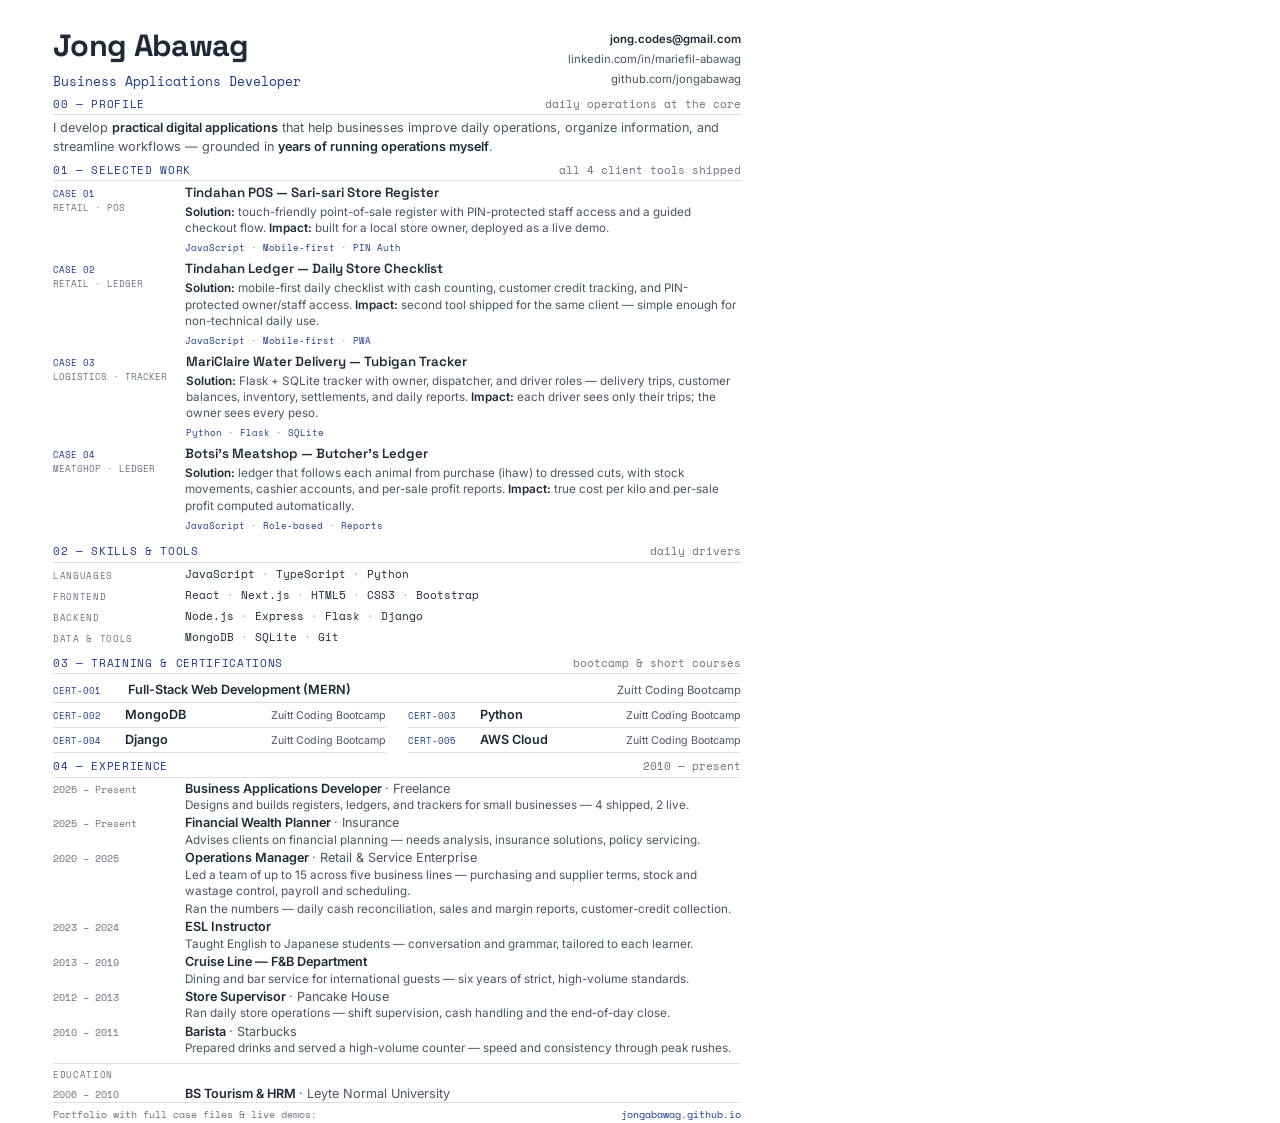
<file: _design/resume-preview/resume.html>
<!DOCTYPE html>
<html lang="en">
<head>
<meta charset="UTF-8">
<title>Jong Abawag — Résumé</title>
<link rel="preconnect" href="https://fonts.googleapis.com">
<link rel="preconnect" href="https://fonts.gstatic.com" crossorigin>
<link href="https://fonts.googleapis.com/css2?family=Inter:wght@400;500;600;700&family=Space+Grotesk:wght@500;600;700&family=Space+Mono:wght@400;700&display=swap" rel="stylesheet">
<style>
  /* ── Palette: site light-mode tokens from portfolio.css ─────────────
     paper #ffffff · ink #1f2937 · muted #4b5563 · hairline rgba(17,24,39,.14)
     navy #1e3a8a (single accent)                                       */
  @page { size: 210mm 297mm; margin: 0; }

  html, body {
    margin: 0; padding: 0;
    width: 210mm;
    min-height: 297mm;
    background: #ffffff;
  }
  body {
    font-family: 'Inter', 'Segoe UI', Arial, sans-serif;
    color: #1f2937;
    -webkit-print-color-adjust: exact; print-color-adjust: exact;
  }

  .page {
    width: 210mm; height: 296.5mm;
    box-sizing: border-box;
    padding: 8mm 14mm 7mm;
    position: relative;
    display: flex; flex-direction: column;
    background: #ffffff;
  }

  /* ── Header ── */
  .r-head { display: flex; justify-content: space-between; align-items: flex-start; }
  .r-name {
    font-family: 'Space Grotesk', 'Inter', 'Segoe UI', sans-serif;
    font-weight: 700; font-size: 23pt; letter-spacing: -0.5pt; line-height: 1.05;
    margin: 0; color: #1f2937;
  }
  .r-byline {
    font-family: 'Space Mono', 'Courier New', monospace;
    font-size: 9.5pt; color: #1e3a8a; margin-top: 2.4mm;
  }
  .r-contact {
    text-align: right; font-size: 8.5pt; color: #4b5563; line-height: 1.75; white-space: nowrap;
  }
  .r-contact strong { color: #1f2937; font-weight: 600; }

  /* ── Section kickers (site section-kicker pattern) ── */
  .r-kicker {
    display: flex; justify-content: space-between; align-items: baseline;
    font-family: 'Space Mono', 'Courier New', monospace;
    font-size: 8pt; letter-spacing: 0.5pt; text-transform: uppercase;
    color: #1e3a8a;
    margin: 1.4mm 0 0.8mm; padding-bottom: 0.7mm;
    border-bottom: 0.4pt solid rgba(17,24,39,0.14);
  }
  .r-kicker .ref { color: #6b7280; text-transform: none; letter-spacing: 0; }

  .r-summary { font-size: 9.5pt; line-height: 1.5; color: #4b5563; margin: 0; }
  .r-summary strong { color: #1f2937; font-weight: 600; }

  /* ── Case files (projects) ── */
  .r-case { display: flex; gap: 5mm; margin-bottom: 1.6mm; }
  .r-case-code {
    font-family: 'Space Mono', 'Courier New', monospace;
    font-size: 7pt; line-height: 1.5; color: #1e3a8a;
    white-space: nowrap; flex: 0 0 30mm; padding-top: 0.8mm;
  }
  .r-case-code .mono-mute { color: #6b7280; }
  .r-case-body { flex: 1; }
  .r-case-title {
    font-family: 'Space Grotesk', 'Inter', sans-serif;
    font-size: 10pt; font-weight: 600; color: #1f2937; margin: 0;
  }
  .r-case-desc { font-size: 8.8pt; line-height: 1.4; color: #4b5563; margin: 0.7mm 0 0; }
  .r-case-desc strong { color: #1f2937; font-weight: 600; }
  .r-case-tags {
    font-family: 'Space Mono', 'Courier New', monospace;
    font-size: 7pt; color: #1e3a8a; margin-top: 1.2mm;
  }
  .r-case-tags .sep { color: #6b7280; }

  /* ── Skills (grouped rows, aligned to the case-file grid) ── */
  .r-skillrow { display: flex; gap: 5mm; margin-bottom: 1.2mm; }
  .r-skillrow:last-child { margin-bottom: 0; }
  .r-skillrow-label {
    font-family: 'Space Mono', 'Courier New', monospace;
    font-size: 7pt; letter-spacing: 0.5pt; text-transform: uppercase;
    color: #6b7280; white-space: nowrap; flex: 0 0 30mm; padding-top: 0.9mm;
  }
  .r-skillrow-items {
    font-family: 'Space Mono', 'Courier New', monospace;
    font-size: 8pt; line-height: 1.5; color: #1f2937;
  }
  .r-skillrow-items .sep { color: #9ca3af; }

  /* ── Cert ledger (site cert-ledger pattern) ── */
  .r-cert { display: flex; align-items: baseline; gap: 4mm; padding: 1.2mm 0; border-bottom: 0.4pt solid rgba(17,24,39,0.14); }
  .r-cert:last-child { border-bottom: none; }
  .r-cert-idx {
    font-family: 'Space Mono', 'Courier New', monospace;
    font-size: 7pt; color: #1e3a8a; white-space: nowrap; width: 16mm;
  }
  .r-cert-claim { font-size: 9.5pt; font-weight: 600; color: #1f2937; }
  .r-cert-note { font-size: 8.5pt; color: #4b5563; margin-left: auto; text-align: right; }
  .r-cert-grid { display: grid; grid-template-columns: 1fr 1fr; gap: 0 6mm; margin-top: 0; }
  .r-cert-cell { display: flex; align-items: baseline; gap: 3mm; padding: 1.2mm 0; border-bottom: 0.4pt solid rgba(17,24,39,0.14); }
  .r-cert-name { font-size: 9.5pt; font-weight: 600; color: #1f2937; white-space: nowrap; }
  .r-cert-cell .r-cert-note { font-size: 8pt; }

  /* ── Experience ledger ── */
  .r-exp { display: flex; gap: 5mm; margin-bottom: 0.5mm; align-items: baseline; }
  .r-exp-body { flex: 1; min-width: 0; }
  .r-edu { margin-top: 1.2mm; padding-top: 1mm; border-top: 0.4pt solid rgba(17,24,39,0.14); }
  .r-edu-label {
    font-family: 'Space Mono', 'Courier New', monospace;
    font-size: 7pt; letter-spacing: 0.5pt; text-transform: uppercase; color: #6b7280;
    margin-bottom: 1.4mm;
  }
  .r-exp:last-child { margin-bottom: 0; }
  .r-exp-dates {
    font-family: 'Space Mono', 'Courier New', monospace;
    font-size: 7.5pt; color: #6b7280; white-space: nowrap; flex: 0 0 30mm;
  }
  .r-exp-role { font-size: 9.5pt; font-weight: 600; color: #1f2937; margin: 0; }
  .r-exp-co { font-weight: 400; color: #4b5563; }
  .r-exp-desc { font-size: 8.8pt; line-height: 1.4; color: #4b5563; margin: 0.4mm 0 0; }

  /* ── Footer ── */
  .r-foot {
    margin-top: auto;
    display: flex; justify-content: space-between;
    font-family: 'Space Mono', 'Courier New', monospace;
    font-size: 7.5pt; color: #6b7280;
    border-top: 0.4pt solid rgba(17,24,39,0.14); padding-top: 1mm;
  }
  .r-foot .url { color: #1e3a8a; }

  /* Browser preview auto-scale (screen only; ignored by print/PDF) */
  @media screen {
    html { background: #ffffff; }
    body { transform-origin: top center; }
  }
</style>
</head>
<body>
<div class="page">

  <!-- Header -->
  <div class="r-head">
    <div>
      <h1 class="r-name">Jong Abawag</h1>
      <div class="r-byline">Business Applications Developer</div>
    </div>
    <div class="r-contact">
      <strong>jong.codes@gmail.com</strong><br>
      linkedin.com/in/mariefil-abawag<br>
      github.com/jongabawag
    </div>
  </div>

  <!-- Profile -->
  <div class="r-kicker"><span>00 — Profile</span><span class="ref">daily operations at the core</span></div>
  <p class="r-summary">
    I develop <strong>practical digital applications</strong> that help businesses improve daily operations,
    organize information, and streamline workflows — grounded in <strong>years of running operations
    myself</strong>.
  </p>

  <!-- Selected work -->
  <div class="r-kicker"><span>01 — Selected Work</span><span class="ref">all 4 client tools shipped</span></div>

  <div class="r-case">
    <div class="r-case-code">CASE 01<br><span class="mono-mute">RETAIL · POS</span></div>
    <div class="r-case-body">
      <p class="r-case-title">Tindahan POS — Sari-sari Store Register</p>
      <p class="r-case-desc"><strong>Solution:</strong> touch-friendly point-of-sale register with PIN-protected staff access and a guided checkout flow. <strong>Impact:</strong> built for a local store owner, deployed as a live demo.</p>
      <div class="r-case-tags">JavaScript <span class="sep">·</span> Mobile-first <span class="sep">·</span> PIN Auth</div>
    </div>
  </div>

  <div class="r-case">
    <div class="r-case-code">CASE 02<br><span class="mono-mute">RETAIL · LEDGER</span></div>
    <div class="r-case-body">
      <p class="r-case-title">Tindahan Ledger — Daily Store Checklist</p>
      <p class="r-case-desc"><strong>Solution:</strong> mobile-first daily checklist with cash counting, customer credit tracking, and PIN-protected owner/staff access. <strong>Impact:</strong> second tool shipped for the same client — simple enough for non-technical daily use.</p>
      <div class="r-case-tags">JavaScript <span class="sep">·</span> Mobile-first <span class="sep">·</span> PWA</div>
    </div>
  </div>

  <div class="r-case">
    <div class="r-case-code">CASE 03<br><span class="mono-mute">LOGISTICS · TRACKER</span></div>
    <div class="r-case-body">
      <p class="r-case-title">MariClaire Water Delivery — Tubigan Tracker</p>
      <p class="r-case-desc"><strong>Solution:</strong> Flask + SQLite tracker with owner, dispatcher, and driver roles — delivery trips, customer balances, inventory, settlements, and daily reports. <strong>Impact:</strong> each driver sees only their trips; the owner sees every peso.</p>
      <div class="r-case-tags">Python <span class="sep">·</span> Flask <span class="sep">·</span> SQLite</div>
    </div>
  </div>

  <div class="r-case">
    <div class="r-case-code">CASE 04<br><span class="mono-mute">MEATSHOP · LEDGER</span></div>
    <div class="r-case-body">
      <p class="r-case-title">Botsi's Meatshop — Butcher's Ledger</p>
      <p class="r-case-desc"><strong>Solution:</strong> ledger that follows each animal from purchase (ihaw) to dressed cuts, with stock movements, cashier accounts, and per-sale profit reports. <strong>Impact:</strong> true cost per kilo and per-sale profit computed automatically.</p>
      <div class="r-case-tags">JavaScript <span class="sep">·</span> Role-based <span class="sep">·</span> Reports</div>
    </div>
  </div>

  <!-- Skills -->
  <div class="r-kicker"><span>02 — Skills &amp; Tools</span><span class="ref">daily drivers</span></div>
  <div class="r-skillrow">
    <div class="r-skillrow-label">Languages</div>
    <div class="r-skillrow-items">JavaScript <span class="sep">·</span> TypeScript <span class="sep">·</span> Python</div>
  </div>
  <div class="r-skillrow">
    <div class="r-skillrow-label">Frontend</div>
    <div class="r-skillrow-items">React <span class="sep">·</span> Next.js <span class="sep">·</span> HTML5 <span class="sep">·</span> CSS3 <span class="sep">·</span> Bootstrap</div>
  </div>
  <div class="r-skillrow">
    <div class="r-skillrow-label">Backend</div>
    <div class="r-skillrow-items">Node.js <span class="sep">·</span> Express <span class="sep">·</span> Flask <span class="sep">·</span> Django</div>
  </div>
  <div class="r-skillrow">
    <div class="r-skillrow-label">Data &amp; Tools</div>
    <div class="r-skillrow-items">MongoDB <span class="sep">·</span> SQLite <span class="sep">·</span> Git</div>
  </div>

  <!-- Training -->
  <div class="r-kicker"><span>03 — Training &amp; Certifications</span><span class="ref">bootcamp &amp; short courses</span></div>
  <div class="r-cert">
    <span class="r-cert-idx">CERT-001</span>
    <span class="r-cert-claim">Full-Stack Web Development (MERN)</span>
    <span class="r-cert-note">Zuitt Coding Bootcamp</span>
  </div>
  <div class="r-cert-grid">
    <div class="r-cert-cell">
      <span class="r-cert-idx">CERT-002</span>
      <span class="r-cert-name">MongoDB</span>
      <span class="r-cert-note">Zuitt Coding Bootcamp</span>
    </div>
    <div class="r-cert-cell">
      <span class="r-cert-idx">CERT-003</span>
      <span class="r-cert-name">Python</span>
      <span class="r-cert-note">Zuitt Coding Bootcamp</span>
    </div>
    <div class="r-cert-cell">
      <span class="r-cert-idx">CERT-004</span>
      <span class="r-cert-name">Django</span>
      <span class="r-cert-note">Zuitt Coding Bootcamp</span>
    </div>
    <div class="r-cert-cell">
      <span class="r-cert-idx">CERT-005</span>
      <span class="r-cert-name">AWS Cloud</span>
      <span class="r-cert-note">Zuitt Coding Bootcamp</span>
    </div>
  </div>

  <!-- Experience -->
  <div class="r-kicker"><span>04 — Experience</span><span class="ref">2010 — present</span></div>

  <div class="r-exp">
    <div class="r-exp-dates">2025 – Present</div>
    <div class="r-exp-body">
      <p class="r-exp-role">Business Applications Developer <span class="r-exp-co">· Freelance</span></p>
      <p class="r-exp-desc">Designs and builds registers, ledgers, and trackers for small businesses — 4 shipped, 2 live.</p>
    </div>
  </div>

  <div class="r-exp">
    <div class="r-exp-dates">2025 – Present</div>
    <div class="r-exp-body">
      <p class="r-exp-role">Financial Wealth Planner <span class="r-exp-co">· Insurance</span></p>
      <p class="r-exp-desc">Advises clients on financial planning — needs analysis, insurance solutions, policy servicing.</p>
    </div>
  </div>

  <div class="r-exp">
    <div class="r-exp-dates">2020 – 2025</div>
    <div class="r-exp-body">
      <p class="r-exp-role">Operations Manager <span class="r-exp-co">· Retail &amp; Service Enterprise</span></p>
      <p class="r-exp-desc">Led a team of up to 15 across five business lines — purchasing and supplier terms, stock and wastage control, payroll and scheduling.</p>
      <p class="r-exp-desc">Ran the numbers — daily cash reconciliation, sales and margin reports, customer-credit collection.</p>
    </div>
  </div>

  <div class="r-exp">
    <div class="r-exp-dates">2023 – 2024</div>
    <div class="r-exp-body">
      <p class="r-exp-role">ESL Instructor</p>
      <p class="r-exp-desc">Taught English to Japanese students — conversation and grammar, tailored to each learner.</p>
    </div>
  </div>

  <div class="r-exp">
    <div class="r-exp-dates">2013 – 2019</div>
    <div class="r-exp-body">
      <p class="r-exp-role">Cruise Line — F&amp;B Department</p>
      <p class="r-exp-desc">Dining and bar service for international guests — six years of strict, high-volume standards.</p>
    </div>
  </div>

  <div class="r-exp">
    <div class="r-exp-dates">2012 – 2013</div>
    <div class="r-exp-body">
      <p class="r-exp-role">Store Supervisor <span class="r-exp-co">· Pancake House</span></p>
      <p class="r-exp-desc">Ran daily store operations — shift supervision, cash handling and the end-of-day close.</p>
    </div>
  </div>

  <div class="r-exp">
    <div class="r-exp-dates">2010 – 2011</div>
    <div class="r-exp-body">
      <p class="r-exp-role">Barista <span class="r-exp-co">· Starbucks</span></p>
      <p class="r-exp-desc">Prepared drinks and served a high-volume counter — speed and consistency through peak rushes.</p>
    </div>
  </div>

  <!-- Education -->
  <div class="r-edu">
    <div class="r-edu-label">Education</div>
    <div class="r-exp">
      <div class="r-exp-dates">2006 – 2010</div>
      <div class="r-exp-body">
        <p class="r-exp-role">BS Tourism &amp; HRM <span class="r-exp-co">· Leyte Normal University</span></p>
      </div>
    </div>
  </div>

  <!-- Footer -->
  <div class="r-foot">
    <span>Portfolio with full case files &amp; live demos:</span>
    <span class="url">jongabawag.github.io</span>
  </div>

</div>
</body>
</html>
</file>
